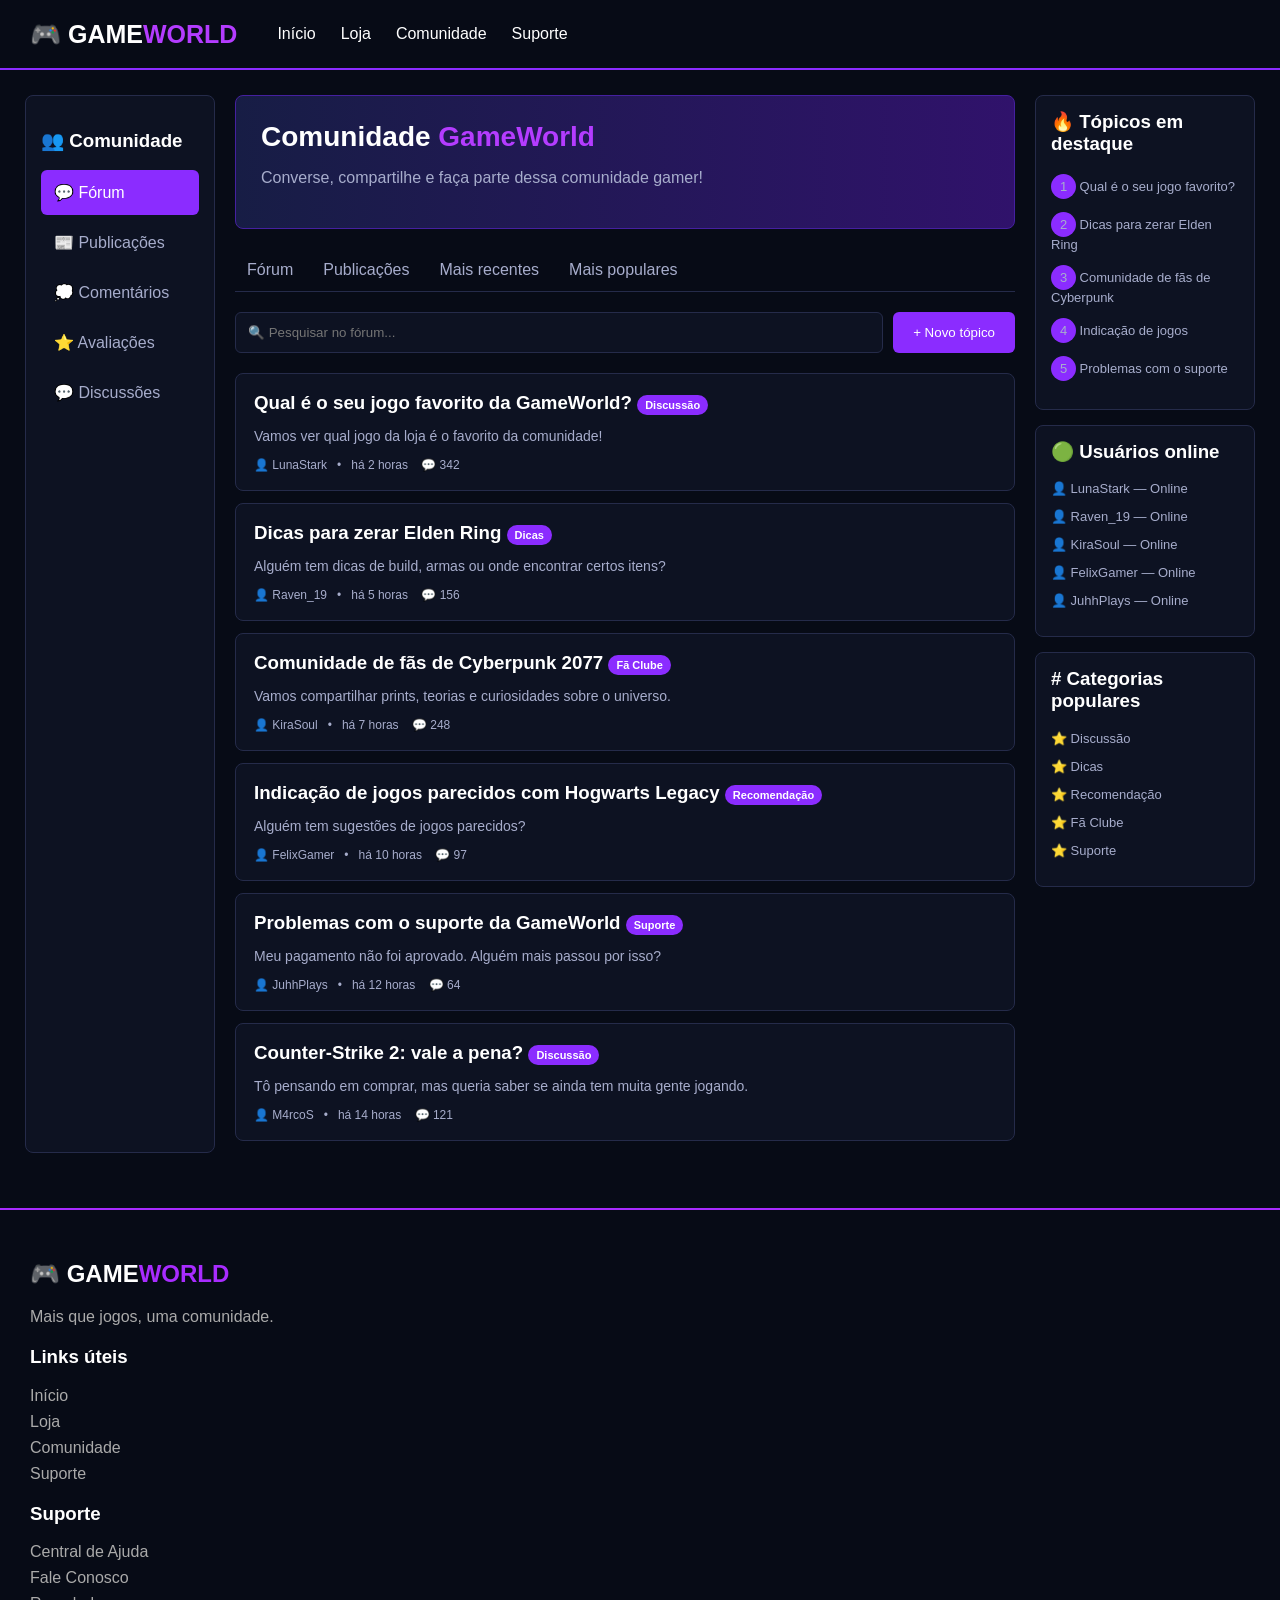
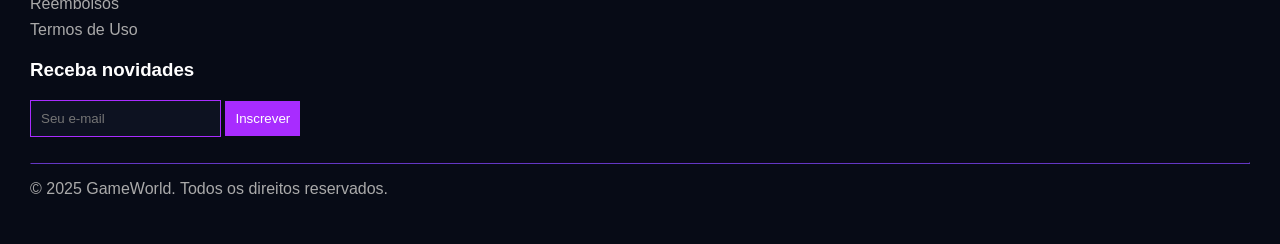
<file: cauenzo/comunidade.html>
<!DOCTYPE html>
<html lang="pt-br">

<head>
    <meta charset="UTF-8">
    <title>GameWorld - Comunidade</title>
    <link rel="stylesheet" href="comunidade.css">

    <style>

        

    </style>
</head>


<body>


<!-- CABEÇALHO -->

<header>

    <div class="logo">
        🎮 GAME<span>WORLD</span>
    </div>

    <nav>

            <a href="index2.html">Início</a>
            <a href="index.html">Loja</a>
            <a href="comunidade.html">Comunidade</a>
            <a href="suporte.html">Suporte</a>

    </nav>

</header>


<div class="container">


    <!-- MENU ESQUERDO -->

    <aside>

        <h3>👥 Comunidade</h3>

        <div class="menu">

            <a href="#" class="ativo">💬 Fórum</a>

            <a href="#">📰 Publicações</a>

            <a href="#">💭 Comentários</a>

            <a href="#">⭐ Avaliações</a>

            <a href="#">💬 Discussões</a>

        </div>

    </aside>



    <!-- PARTE PRINCIPAL -->

    <main>


        <!-- BANNER -->

        <div class="banner">

            <h1>
                Comunidade <span>GameWorld</span>
            </h1>

            <p>
                Converse, compartilhe e faça parte dessa comunidade gamer!
            </p>

        </div>


        <!-- ABAS -->

        <div class="abas">

            <a href="#">Fórum</a>

            <a href="#">Publicações</a>

            <a href="#">Mais recentes</a>

            <a href="#">Mais populares</a>

        </div>


        <!-- PESQUISA -->

        <div class="pesquisa">

            <input
                type="text"
                placeholder="🔍 Pesquisar no fórum..."
            >

            <button>
                + Novo tópico
            </button>

        </div>


        <!-- TÓPICOS -->

        <div class="topico">

            <h3>
                Qual é o seu jogo favorito da GameWorld?
                <span class="tag">Discussão</span>
            </h3>

            <p>
                Vamos ver qual jogo da loja é o favorito da comunidade!
            </p>

            <div class="info">
                👤 LunaStark &nbsp; • &nbsp; há 2 horas
                &nbsp;&nbsp; 💬 342
            </div>

        </div>


        <div class="topico">

            <h3>
                Dicas para zerar Elden Ring
                <span class="tag">Dicas</span>
            </h3>

            <p>
                Alguém tem dicas de build, armas ou onde encontrar certos itens?
            </p>

            <div class="info">
                👤 Raven_19 &nbsp; • &nbsp; há 5 horas
                &nbsp;&nbsp; 💬 156
            </div>

        </div>


        <div class="topico">

            <h3>
                Comunidade de fãs de Cyberpunk 2077
                <span class="tag">Fã Clube</span>
            </h3>

            <p>
                Vamos compartilhar prints, teorias e curiosidades sobre o universo.
            </p>

            <div class="info">
                👤 KiraSoul &nbsp; • &nbsp; há 7 horas
                &nbsp;&nbsp; 💬 248
            </div>

        </div>


        <div class="topico">

            <h3>
                Indicação de jogos parecidos com Hogwarts Legacy
                <span class="tag">Recomendação</span>
            </h3>

            <p>
                Alguém tem sugestões de jogos parecidos?
            </p>

            <div class="info">
                👤 FelixGamer &nbsp; • &nbsp; há 10 horas
                &nbsp;&nbsp; 💬 97
            </div>

        </div>


        <div class="topico">

            <h3>
                Problemas com o suporte da GameWorld
                <span class="tag">Suporte</span>
            </h3>

            <p>
                Meu pagamento não foi aprovado. Alguém mais passou por isso?
            </p>

            <div class="info">
                👤 JuhhPlays &nbsp; • &nbsp; há 12 horas
                &nbsp;&nbsp; 💬 64
            </div>

        </div>


        <div class="topico">

            <h3>
                Counter-Strike 2: vale a pena?
                <span class="tag">Discussão</span>
            </h3>

            <p>
                Tô pensando em comprar, mas queria saber se ainda tem muita gente jogando.
            </p>

            <div class="info">
                👤 M4rcoS &nbsp; • &nbsp; há 14 horas
                &nbsp;&nbsp; 💬 121
            </div>

        </div>


    </main>



    <!-- LADO DIREITO -->

    <div class="direita">


        <div class="box">

            <h3>🔥 Tópicos em destaque</h3>

            <p>
                <span class="numero">1</span>
                Qual é o seu jogo favorito?
            </p>

            <p>
                <span class="numero">2</span>
                Dicas para zerar Elden Ring
            </p>

            <p>
                <span class="numero">3</span>
                Comunidade de fãs de Cyberpunk
            </p>

            <p>
                <span class="numero">4</span>
                Indicação de jogos
            </p>

            <p>
                <span class="numero">5</span>
                Problemas com o suporte
            </p>

        </div>


        <div class="box">

            <h3>🟢 Usuários online</h3>

            <p>👤 LunaStark — Online</p>

            <p>👤 Raven_19 — Online</p>

            <p>👤 KiraSoul — Online</p>

            <p>👤 FelixGamer — Online</p>

            <p>👤 JuhhPlays — Online</p>

        </div>


        <div class="box">

            <h3># Categorias populares</h3>

            <p>⭐ Discussão</p>

            <p>⭐ Dicas</p>

            <p>⭐ Recomendação</p>

            <p>⭐ Fã Clube</p>

            <p>⭐ Suporte</p>

        </div>

    </div>


</div>

 


<!-- ================= RODAPÉ ================= -->

<footer>

    <h2>🎮 GAME<span>WORLD</span></h2>

    <p>Mais que jogos, uma comunidade.</p>

    <h3>Links úteis</h3>
    <a href="index.html">Início</a>
    <a href="loja.html">Loja</a>
    <a href="#">Comunidade</a>
    <a href="#">Suporte</a>

    <h3>Suporte</h3>
    <a href="#">Central de Ajuda</a>
    <a href="#">Fale Conosco</a>
    <a href="#">Reembolsos</a>
    <a href="#">Termos de Uso</a>

    <h3>Receba novidades</h3>
    <input type="email" placeholder="Seu e-mail">
    <button>Inscrever</button>

    <hr>

    <p>© 2025 GameWorld. Todos os direitos reservados.</p>

</footer>
</body>
</html>
</file>
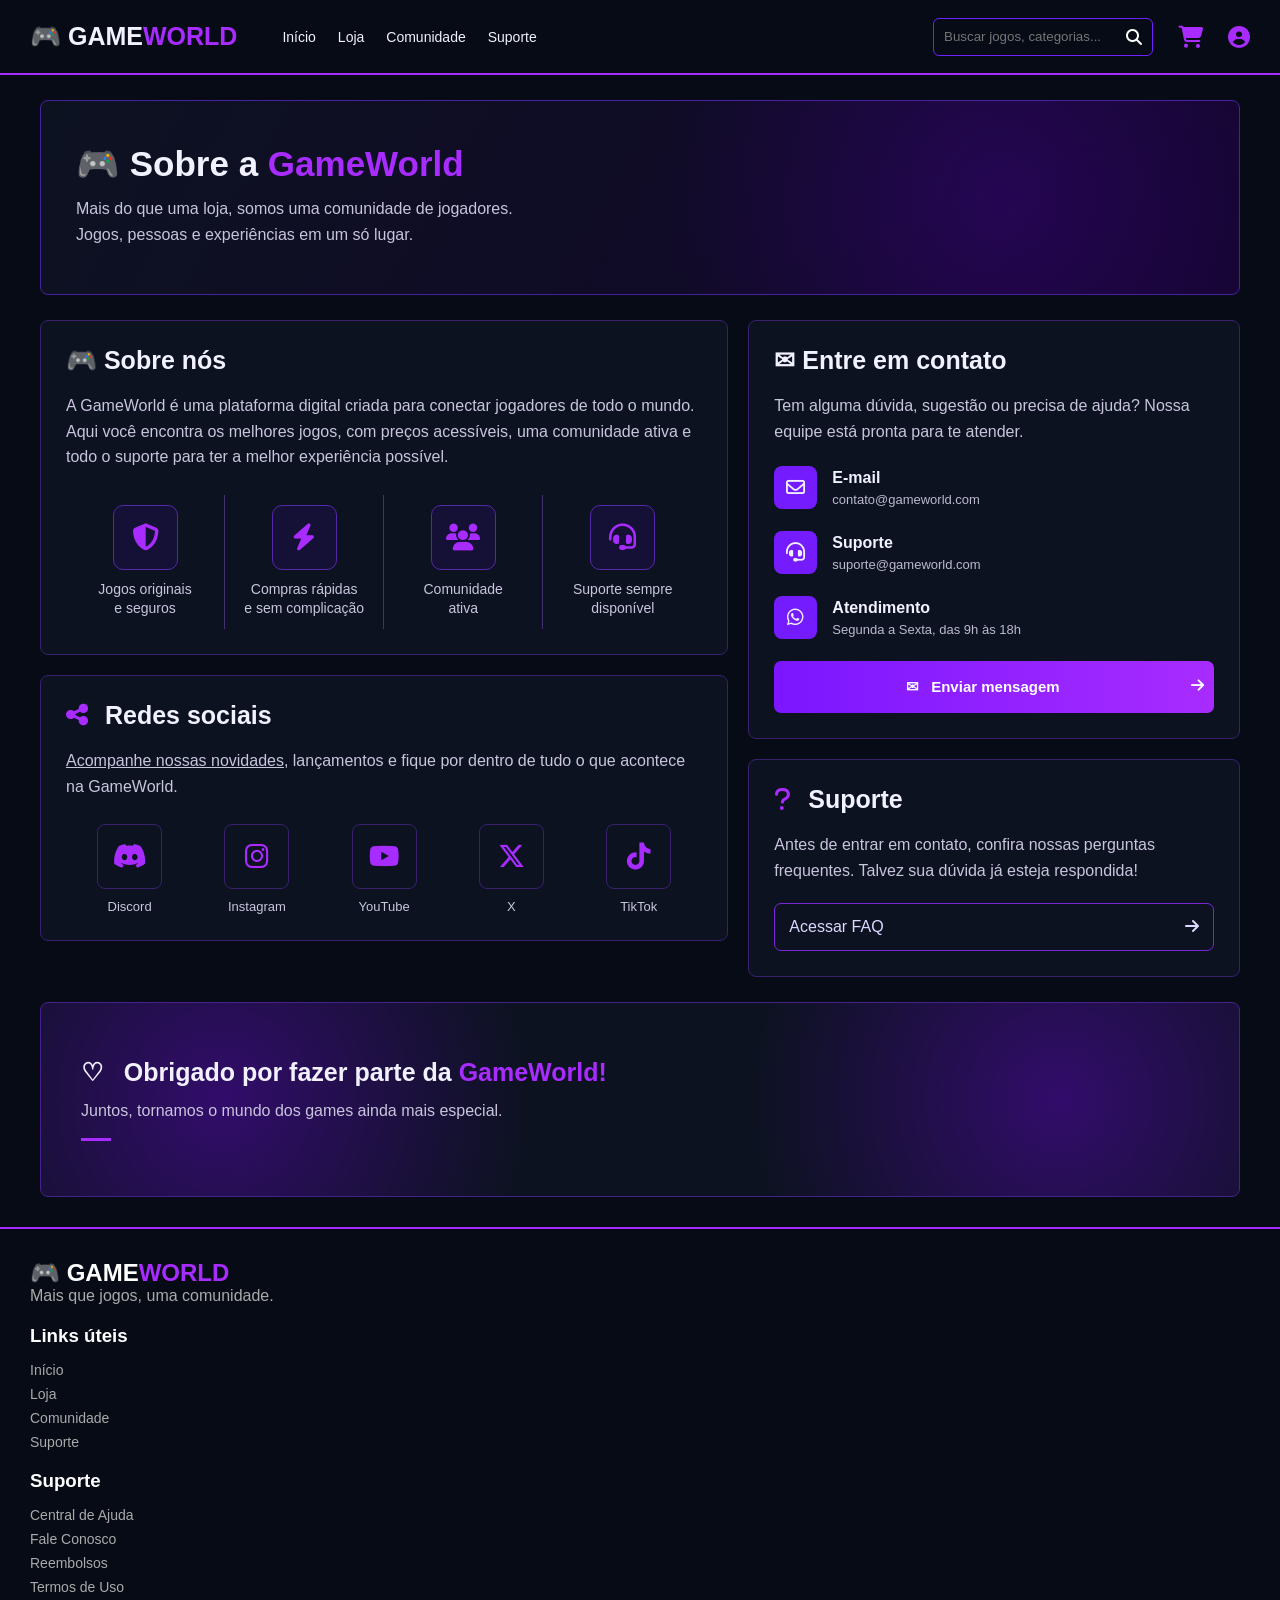
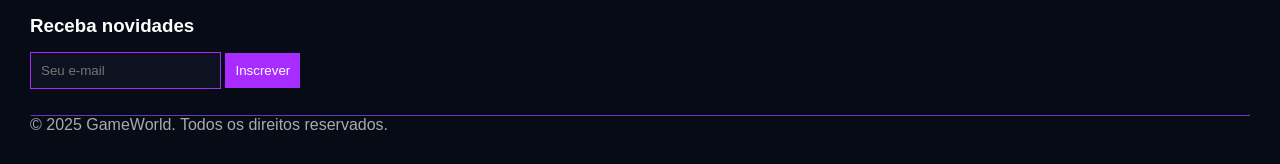
<file: cauenzo/suporte.html>
<!DOCTYPE html>
<html lang="pt-BR">
<head>
    <meta charset="UTF-8">
    <meta name="viewport" content="width=device-width, initial-scale=1.0">

    <title>GameWorld - Sobre Nós</title>

    <!-- CSS -->
    <link rel="stylesheet" href="suporte.css">

    <!-- Ícones -->
    <link rel="stylesheet"
          href="https://cdnjs.cloudflare.com/ajax/libs/font-awesome/6.5.2/css/all.min.css">
</head>

<body>

<!-- ================= CABEÇALHO ================= -->

<header>

    <div class="logo">
        🎮 GAME<span>WORLD</span>
    </div>

    <nav>
            <a href="index2.html">Início</a>
            <a href="index.html">Loja</a>
            <a href="comunidade.html">Comunidade</a>
            <a href="suporte.html">Suporte</a>
    </nav>

    <div class="pesquisa">
        <input type="text" placeholder="Buscar jogos, categorias...">
        <i class="fa-solid fa-magnifying-glass"></i>
    </div>

    <i class="fa-solid fa-cart-shopping icone"></i>
    <i class="fa-solid fa-circle-user icone"></i>

</header>


<!-- ================= CONTEÚDO ================= -->

<main>

    <!-- BANNER -->

    <section class="banner">

        <div>
            <h1>
                🎮 Sobre a <span>GameWorld</span>
            </h1>

            <p>
                Mais do que uma loja, somos uma comunidade de jogadores.
            </p>

            <p>
                Jogos, pessoas e experiências em um só lugar.
            </p>
        </div>

    </section>


    <!-- COLUNAS -->

    <div class="colunas">

        <!-- LADO ESQUERDO -->

        <div class="esquerda">

            <!-- SOBRE NÓS -->

            <section class="card">

                <h2>
                    🎮 Sobre nós
                </h2>

                <p>
                    A GameWorld é uma plataforma digital criada para conectar
                    jogadores de todo o mundo. Aqui você encontra os melhores
                    jogos, com preços acessíveis, uma comunidade ativa e todo
                    o suporte para ter a melhor experiência possível.
                </p>

                <div class="beneficios">

                    <div>
                        <i class="fa-solid fa-shield-halved"></i>
                        <p>Jogos originais<br>e seguros</p>
                    </div>

                    <div>
                        <i class="fa-solid fa-bolt"></i>
                        <p>Compras rápidas<br>e sem complicação</p>
                    </div>

                    <div>
                        <i class="fa-solid fa-users"></i>
                        <p>Comunidade<br>ativa</p>
                    </div>

                    <div>
                        <i class="fa-solid fa-headset"></i>
                        <p>Suporte sempre<br>disponível</p>
                    </div>

                </div>

            </section>


            <!-- REDES SOCIAIS -->

            <section class="card redes">

                <h2>
                    <i class="fa-solid fa-share-nodes"></i>
                    Redes sociais
                </h2>

                <p>
                    <u>Acompanhe nossas novidades</u>, lançamentos e fique por
                    dentro de tudo o que acontece na GameWorld.
                </p>

                <div class="social">

                    <div>
                        <i class="fa-brands fa-discord"></i>
                        <span>Discord</span>
                    </div>

                    <div>
                        <i class="fa-brands fa-instagram"></i>
                        <span>Instagram</span>
                    </div>

                    <div>
                        <i class="fa-brands fa-youtube"></i>
                        <span>YouTube</span>
                    </div>

                    <div>
                        <i class="fa-brands fa-x-twitter"></i>
                        <span>X</span>
                    </div>

                    <div>
                        <i class="fa-brands fa-tiktok"></i>
                        <span>TikTok</span>
                    </div>

                </div>

            </section>

        </div>


        <!-- LADO DIREITO -->

        <div class="direita">

            <!-- CONTATO -->

            <section class="card contato">

                <h2>
                    ✉ Entre em contato
                </h2>

                <p>
                    Tem alguma dúvida, sugestão ou precisa de ajuda?
                    Nossa equipe está pronta para te atender.
                </p>

                <div class="contato-item">
                    <i class="fa-regular fa-envelope"></i>

                    <div>
                        <strong>E-mail</strong>
                        <p>contato@gameworld.com</p>
                    </div>
                </div>

                <div class="contato-item">
                    <i class="fa-solid fa-headset"></i>

                    <div>
                        <strong>Suporte</strong>
                        <p>suporte@gameworld.com</p>
                    </div>
                </div>

                <div class="contato-item">
                    <i class="fa-brands fa-whatsapp"></i>

                    <div>
                        <strong>Atendimento</strong>
                        <p>Segunda a Sexta, das 9h às 18h</p>
                    </div>
                </div>

                <button>
                    ✉ &nbsp; Enviar mensagem
                    <i class="fa-solid fa-arrow-right"></i>
                </button>

            </section>


            <!-- SUPORTE -->

            <section class="card suporte">

                <h2>
                    <i class="fa-solid fa-question"></i>
                    Suporte
                </h2>

                <p>
                    Antes de entrar em contato, confira nossas perguntas
                    frequentes. Talvez sua dúvida já esteja respondida!
                </p>

                <a href="#">
                    Acessar FAQ
                    <i class="fa-solid fa-arrow-right"></i>
                </a>

            </section>

        </div>

    </div>


    <!-- BANNER FINAL -->

    <section class="final">

        <div>
            <h2>
                ♡ &nbsp; Obrigado por fazer parte da
                <span>GameWorld!</span>
            </h2>

            <p>
                Juntos, tornamos o mundo dos games ainda mais especial.
            </p>

            <div class="linha"></div>
        </div>

    </section>

</main>


<!-- ================= RODAPÉ ================= -->

<footer>

    <h2>🎮 GAME<span>WORLD</span></h2>

    <p>Mais que jogos, uma comunidade.</p>

    <h3>Links úteis</h3>
    <a href="index.html">Início</a>
    <a href="loja.html">Loja</a>
    <a href="#">Comunidade</a>
    <a href="#">Suporte</a>

    <h3>Suporte</h3>
    <a href="#">Central de Ajuda</a>
    <a href="#">Fale Conosco</a>
    <a href="#">Reembolsos</a>
    <a href="#">Termos de Uso</a>

    <h3>Receba novidades</h3>
    <input type="email" placeholder="Seu e-mail">
    <button>Inscrever</button>

    <hr>

    <p>© 2025 GameWorld. Todos os direitos reservados.</p>

</footer>

</body>
</html>
</file>
<file: cauenzo/comunidade.css>
* {
            box-sizing: border-box;
        }

        body {
            margin: 0;
            background: #070B16;
            color: white;
            font-family: Arial, sans-serif;
        }

        /* TOPO */

        header {
            height: 70px;
            display: flex;
            align-items: center;
            padding: 0 30px;
            gap: 40px;
            border-bottom: 2px solid #8B2CFF;
        }

        .logo {
            font-size: 25px;
            font-weight: bold;
        }

        .logo span {
            color: #B43CFF;
        }

        nav {
            display: flex;
            gap: 25px;
        }

        nav a {
            color: white;
            text-decoration: none;
        }

        nav a:hover {
            color: #B43CFF;
        }

        /* CONTEÚDO */

        .container {
            display: flex;
            gap: 20px;
            padding: 25px;
        }

        /* MENU ESQUERDO */

        aside {
            width: 190px;
            min-height: 800px;
            background: #0D1222;
            border: 1px solid #252B4A;
            border-radius: 8px;
            padding: 15px;
        }

        aside h3 {
            color: white;
        }

        .menu a {
            display: block;
            padding: 13px;
            margin: 5px 0;
            color: #A7ADCC;
            text-decoration: none;
            border-radius: 6px;
        }

        .menu a:hover,
        .menu .ativo {
            background: #8B2CFF;
            color: white;
        }

        /* PARTE CENTRAL */

        main {
            flex: 1;
        }

        .banner {
            background: linear-gradient(90deg, #171D45, #30126B);
            border: 1px solid #4520A0;
            border-radius: 8px;
            padding: 25px;
            margin-bottom: 20px;
        }

        .banner h1 {
            margin: 0;
            font-size: 28px;
        }

        .banner span {
            color: #B43CFF;
        }

        .banner p {
            color: #A7ADCC;
        }

        /* ABAS */

        .abas {
            display: flex;
            gap: 30px;
            border-bottom: 1px solid #252B4A;
            padding: 12px;
        }

        .abas a {
            color: #A7ADCC;
            text-decoration: none;
        }

        .abas a:hover {
            color: #B43CFF;
        }

        /* PESQUISA */

        .pesquisa {
            display: flex;
            gap: 10px;
            margin: 20px 0;
        }

        .pesquisa input {
            flex: 1;
            padding: 12px;
            background: #0D1222;
            border: 1px solid #252B4A;
            border-radius: 6px;
            color: white;
        }

        .pesquisa button {
            padding: 12px 20px;
            background: #8B2CFF;
            color: white;
            border: 0;
            border-radius: 6px;
            cursor: pointer;
        }

        /* TÓPICOS */

        .topico {
            background: #0D1222;
            border: 1px solid #252B4A;
            border-radius: 8px;
            padding: 18px;
            margin-bottom: 12px;
        }

        .topico h3 {
            margin: 0 0 8px;
        }

        .topico p {
            color: #A7ADCC;
            font-size: 14px;
        }

        .info {
            color: #A7ADCC;
            font-size: 12px;
        }

        .tag {
            background: #8B2CFF;
            padding: 4px 8px;
            border-radius: 10px;
            font-size: 11px;
        }

        /* LADO DIREITO */

        .direita {
            width: 220px;
        }

        .box {
            background: #0D1222;
            border: 1px solid #252B4A;
            border-radius: 8px;
            padding: 15px;
            margin-bottom: 15px;
        }

        .box h3 {
            margin-top: 0;
        }

        .box p {
            color: #A7ADCC;
            font-size: 13px;
        }

        .numero {
            display: inline-block;
            background: #8B2CFF;
            width: 25px;
            height: 25px;
            text-align: center;
            padding-top: 5px;
            border-radius: 50%;
        }

        /* RODAPÉ */

        footer {
            border-top: 2px solid #8B2CFF;
            padding: 25px;
            margin-top: 20px;
            color: #A7ADCC;
        }

        footer h2 {
            color: white;
        }

        /* CELULAR */

        @media (max-width: 900px) {

            aside,
            .direita {
                display: none;
            }

            .container {
                padding: 15px;
            }

            nav {
                gap: 10px;
            }
        }

        footer {
    background: #070B16;
    border-top: 2px solid #A82CFF;
    padding: 30px;
    margin-top: 30px;
}

footer h2 {
    color: white;
}

footer h2 span {
    color: #A82CFF;
}

footer p {
    color: #aaa;
}

footer h3 {
    color: white;
    margin-top: 20px;
}

footer a {
    display: block;
    color: #aaa;
    text-decoration: none;
    margin: 8px 0;
}

footer a:hover {
    color: #A82CFF;
}

footer input {
    background: #0D1221;
    border: 1px solid #A82CFF;
    padding: 10px;
    color: white;
}

footer button {
    background: #A82CFF;
    color: white;
    border: none;
    padding: 10px;
}

footer hr {
    border-color: #38206f;
    margin-top: 25px;
}
</file>
<file: cauenzo/suporte.css>
/* ================= GERAL ================= */

* {
    margin: 0;
    padding: 0;
    box-sizing: border-box;
}

body {
    background: #070B16;
    color: #F2F1FF;
    font-family: Arial, sans-serif;
}


/* ================= CABEÇALHO ================= */

header {
    height: 75px;
    display: flex;
    align-items: center;
    gap: 25px;
    padding: 0 30px;

    background: #070B16;
    border-bottom: 2px solid #A82CFF;
}

.logo {
    font-size: 25px;
    font-weight: bold;
    white-space: nowrap;
}

.logo span {
    color: #A82CFF;
}

nav {
    display: flex;
    gap: 22px;
    margin-left: 20px;
}

nav a {
    color: #F2F1FF;
    text-decoration: none;
    font-size: 14px;
}

nav a:hover {
    color: #A82CFF;
}

nav i {
    margin-right: 5px;
    color: #A82CFF;
}

.pesquisa {
    margin-left: auto;

    width: 220px;
    height: 38px;

    border: 1px solid #6E20FF;
    border-radius: 6px;

    display: flex;
    align-items: center;
    padding: 0 10px;
}

.pesquisa input {
    width: 100%;
    background: transparent;
    border: none;
    outline: none;
    color: white;
}

.pesquisa i {
    color: white;
}

.icone {
    font-size: 22px;
    color: #A82CFF;
}


/* ================= CONTEÚDO ================= */

main {
    width: 95%;
    max-width: 1200px;
    margin: 25px auto;
}


/* ================= BANNER ================= */

.banner {
    min-height: 195px;

    display: flex;
    align-items: center;

    padding: 35px;

    border: 1px solid #4720a0;
    border-radius: 8px;

    background:
        radial-gradient(circle at 80% 50%, #4d00a855, transparent 35%),
        linear-gradient(120deg, #0D1221, #12052b);
}

.banner h1 {
    font-size: 35px;
    margin-bottom: 15px;
}

.banner h1 span {
    color: #A82CFF;
}

.banner p {
    color: #c7c4dd;
    margin: 8px 0;
}


/* ================= COLUNAS ================= */

.colunas {
    display: grid;
    grid-template-columns: 1.4fr 1fr;
    gap: 20px;
    margin-top: 25px;
}

.esquerda,
.direita {
    display: flex;
    flex-direction: column;
    gap: 20px;
}


/* ================= CARDS ================= */

.card {
    background: #0D1221;
    border: 1px solid #38206f;
    border-radius: 8px;
    padding: 25px;
}

.card h2 {
    font-size: 25px;
    margin-bottom: 18px;
}

.card h2 i {
    color: #A82CFF;
    margin-right: 10px;
}

.card > p {
    color: #c8c5dd;
    line-height: 1.6;
}


/* ================= BENEFÍCIOS ================= */

.beneficios {
    display: grid;
    grid-template-columns: repeat(4, 1fr);
    margin-top: 25px;
}

.beneficios div {
    text-align: center;
    padding: 10px;
    border-right: 1px solid #433174;
}

.beneficios div:last-child {
    border-right: none;
}

.beneficios i {
    display: flex;
    justify-content: center;
    align-items: center;

    width: 65px;
    height: 65px;

    margin: auto auto 10px;

    border: 1px solid #5528a8;
    border-radius: 10px;

    background: #151035;

    color: #A82CFF;
    font-size: 27px;
}

.beneficios p {
    color: #c8c5dd;
    font-size: 14px;
    line-height: 1.4;
}


/* ================= REDES ================= */

.redes {
    min-height: 230px;
}

.social {
    display: flex;
    justify-content: space-around;
    margin-top: 25px;
}

.social div {
    text-align: center;
}

.social i {
    width: 65px;
    height: 65px;

    display: flex;
    align-items: center;
    justify-content: center;

    border: 1px solid #38206f;
    border-radius: 8px;

    color: #A82CFF;
    font-size: 27px;

    margin-bottom: 8px;
}

.social span {
    font-size: 13px;
    color: #c8c5dd;
}


/* ================= CONTATO ================= */

.contato-item {
    display: flex;
    align-items: center;
    gap: 15px;

    margin: 22px 0;
}

.contato-item > i {
    width: 43px;
    height: 43px;

    display: flex;
    align-items: center;
    justify-content: center;

    background: #751cff;
    border-radius: 8px;

    font-size: 19px;
}

.contato-item p {
    margin-top: 5px;
    color: #bcb9d0;
    font-size: 13px;
}

.contato button {
    width: 100%;
    height: 52px;

    border: none;
    border-radius: 7px;

    background: linear-gradient(90deg, #7b16ff, #A82CFF);

    color: white;
    font-size: 15px;
    font-weight: bold;

    cursor: pointer;
}

.contato button i {
    float: right;
    margin-right: 10px;
}


/* ================= SUPORTE ================= */

.suporte a {
    display: flex;
    justify-content: space-between;

    margin-top: 20px;
    padding: 14px;

    border: 1px solid #7b25db;
    border-radius: 7px;

    color: #ddd8ff;
    text-decoration: none;
}

.suporte a:hover {
    background: #17102e;
    color: #A82CFF;
}


/* ================= BANNER FINAL ================= */

.final {
    min-height: 195px;

    margin-top: 25px;
    padding: 40px;

    display: flex;
    align-items: center;

    border: 1px solid #45218b;
    border-radius: 8px;

    background:
        radial-gradient(circle at 15% 50%, #7c00ff55, transparent 30%),
        radial-gradient(circle at 85% 50%, #7c00ff55, transparent 30%),
        #0D1221;
}

.final h2 {
    font-size: 25px;
}

.final h2 span {
    color: #A82CFF;
}

.final p {
    margin-top: 15px;
    color: #c8c5dd;
}

.linha {
    width: 30px;
    height: 3px;

    background: #A82CFF;

    margin-top: 18px;
}


/* ================= RODAPÉ ================= */

footer {
    margin-top: 35px;
    border-top: 2px solid #A82CFF;
    background: #070B16;
}

.footer-conteudo {
    width: 95%;
    max-width: 1200px;
    margin: auto;

    padding: 30px 0;

    display: grid;
    grid-template-columns: 1.4fr 1fr 1fr 1.4fr;
    gap: 30px;
}

.footer-logo h2 {
    font-size: 23px;
}

.footer-logo h2 span {
    color: #A82CFF;
}

.footer-logo p {
    color: #a8a5bc;
    margin-top: 10px;
}

.footer-social {
    display: flex;
    gap: 15px;
    margin-top: 20px;
}

.footer-social i {
    font-size: 19px;
    color: white;
}

footer h3 {
    margin-bottom: 15px;
}

footer a {
    display: block;
    color: #aaa7bb;
    text-decoration: none;
    margin: 8px 0;
    font-size: 14px;
}

footer a:hover {
    color: #A82CFF;
}

.newsletter p {
    color: #aaa7bb;
    font-size: 13px;
    margin-bottom: 10px;
}

.newsletter div {
    display: flex;
}

.newsletter input {
    width: 150px;
    height: 38px;

    background: transparent;
    border: 1px solid #47208c;

    padding: 8px;
    color: white;
}

.newsletter button {
    background: #7b20ed;
    border: none;

    color: white;
    padding: 0 15px;

    cursor: pointer;
}


/* ================= COPYRIGHT ================= */

.copyright {
    border-top: 1px solid #38206f;

    padding: 15px 3%;

    display: flex;
    justify-content: space-between;

    color: #858297;
    font-size: 12px;
}


/* ================= CELULAR ================= */

@media (max-width: 800px) {

    header {
        height: auto;
        padding: 20px;
        flex-wrap: wrap;
    }

    nav {
        order: 3;
        width: 100%;
        justify-content: center;
        margin: 0;
    }

    .pesquisa {
        display: none;
    }

    .colunas {
        grid-template-columns: 1fr;
    }

    .beneficios {
        grid-template-columns: repeat(2, 1fr);
    }

    .beneficios div {
        border-right: none;
        margin-bottom: 15px;
    }

    .social {
        flex-wrap: wrap;
        gap: 20px;
    }

    .footer-conteudo {
        grid-template-columns: 1fr 1fr;
    }

    .copyright {
        flex-direction: column;
        gap: 10px;
    }
}

footer {
    background: #070B16;
    border-top: 2px solid #A82CFF;
    padding: 30px;
    margin-top: 30px;
}

footer h2 {
    color: white;
}

footer h2 span {
    color: #A82CFF;
}

footer p {
    color: #aaa;
}

footer h3 {
    color: white;
    margin-top: 20px;
}

footer a {
    display: block;
    color: #aaa;
    text-decoration: none;
    margin: 8px 0;
}

footer a:hover {
    color: #A82CFF;
}

footer input {
    background: #0D1221;
    border: 1px solid #A82CFF;
    padding: 10px;
    color: white;
}

footer button {
    background: #A82CFF;
    color: white;
    border: none;
    padding: 10px;
}

footer hr {
    border-color: #38206f;
    margin-top: 25px;
}
</file>
